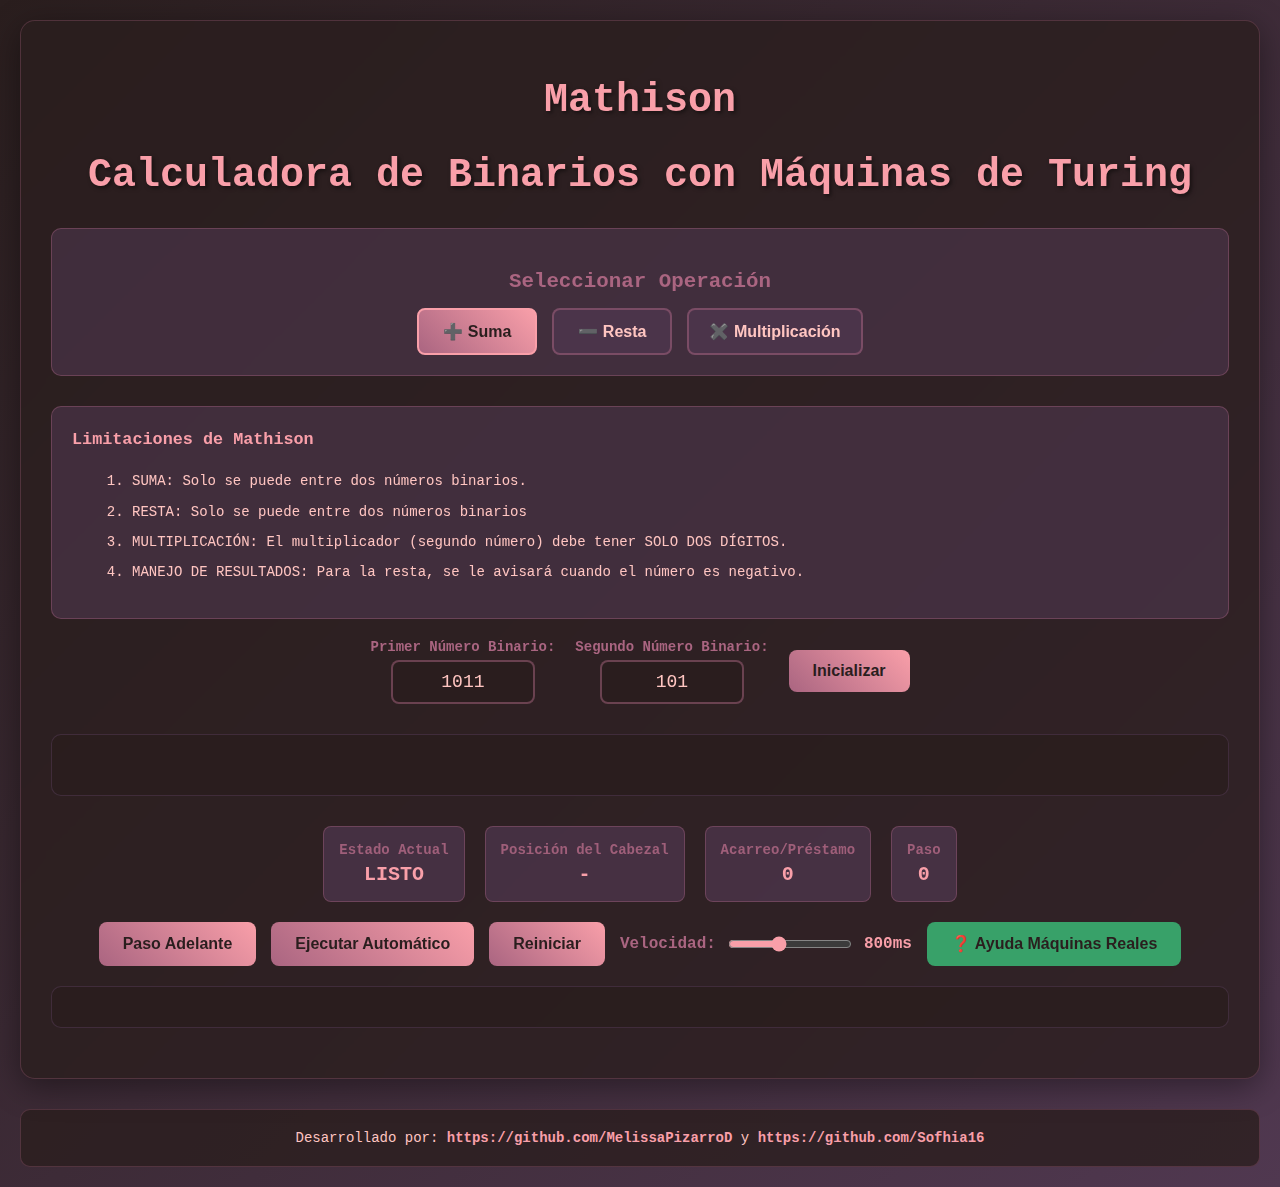
<file: index.html>
<!DOCTYPE html>
<html lang="es">
  <head>
    <meta charset="UTF-8" />
    <meta name="viewport" content="width=device-width, initial-scale=1.0" />
    <title>Mathison</title>

    <link rel="icon" type="image/x-icon" href="favicon.ico" />
    <link rel="icon" type="image/png" sizes="32x32" href="favicon-32x32.png" />
    <link rel="icon" type="image/png" sizes="16x16" href="favicon-16x16.png" />
    <link rel="apple-touch-icon" sizes="180x180" href="apple-touch-icon.png" />

    <link rel="stylesheet" href="styles/main.css" />
  </head>
  <body>
    <div class="container">
      <h1>Mathison</h1>
      <h1>Calculadora de Binarios con Máquinas de Turing</h1>

      <div class="operation-selector">
        <h3>Seleccionar Operación</h3>
        <div class="operation-buttons">
          <button class="operation-btn active" data-operation="sum">
            ➕ Suma
          </button>
          <button class="operation-btn" data-operation="subtract">
            ➖ Resta
          </button>
          <button class="operation-btn" data-operation="multiply">
            ✖️ Multiplicación
          </button>
        </div>
      </div>

      <div class="algorithm-description" id="algorithmDescription">
        <h3>Limitaciones de Mathison</h3>
        <ol id="algorithmSteps">
          <li>SUMA: Solo se puede entre dos números binarios.</li>
          <li>RESTA: Solo se puede entre dos números binarios</li>
          <li>
            MULTIPLICACIÓN: El multiplicador (segundo número) debe tener SOLO
            DOS DÍGITOS.
          </li>
          <li>
            MANEJO DE RESULTADOS: Para la resta, se le avisará cuando el número
            es negativo.
          </li>
        </ol>
      </div>

      <div class="input-section">
        <div class="input-group">
          <label>Primer Número Binario:</label>
          <input type="text" id="num1" placeholder="1011" value="1011" />
        </div>
        <div class="input-group">
          <label>Segundo Número Binario:</label>
          <input type="text" id="num2" placeholder="101" value="101" />
        </div>
        <button onclick="initializeMachine()">Inicializar</button>
      </div>

      <div class="tape-container">
        <div class="tape" id="tape"></div>
      </div>

      <div class="alert-container" id="alertContainer" style="display: none">
        <div class="alert" id="alertMessage"></div>
      </div>

      <div class="status">
        <div class="status-item">
          <div class="status-label">Estado Actual</div>
          <div class="status-value" id="state">LISTO</div>
        </div>
        <div class="status-item">
          <div class="status-label">Posición del Cabezal</div>
          <div class="status-value" id="position">-</div>
        </div>
        <div class="status-item">
          <div class="status-label">Acarreo/Préstamo</div>
          <div class="status-value" id="carry">0</div>
        </div>
        <div class="status-item">
          <div class="status-label">Paso</div>
          <div class="status-value" id="stepCount">0</div>
        </div>
      </div>

      <div class="controls">
        <button onclick="stepForward()" id="stepBtn">Paso Adelante</button>
        <button onclick="runAutomatic()" id="runBtn">
          Ejecutar Automático
        </button>
        <button onclick="resetMachine()" id="resetBtn">Reiniciar</button>
        <div class="speed-control">
          <label>Velocidad:</label>
          <input type="range" id="speed" min="100" max="2000" value="800" />
          <span id="speedValue">800ms</span>
        </div>
      </div>

      <div class="step-display" id="stepDisplay"></div>
    </div>

    <footer class="footer">
      <p>
        Desarrollado por:
        <a href="https://github.com/MelissaPizarroD" target="_blank"
          >https://github.com/MelissaPizarroD</a
        >
        y
        <a href="https://github.com/Sofhia16" target="_blank"
          >https://github.com/Sofhia16</a
        >
      </p>
    </footer>

    <!-- Scripts -->
    <script src="js/base-machine.js"></script>
    <script src="js/operations/sum.js"></script>
    <script src="js/operations/subtract.js"></script>
    <script src="js/operations/multiply.js"></script>
    <script src="js/operations/invert.js"></script>
    <script src="js/main.js"></script>
  </body>
</html>
</file>
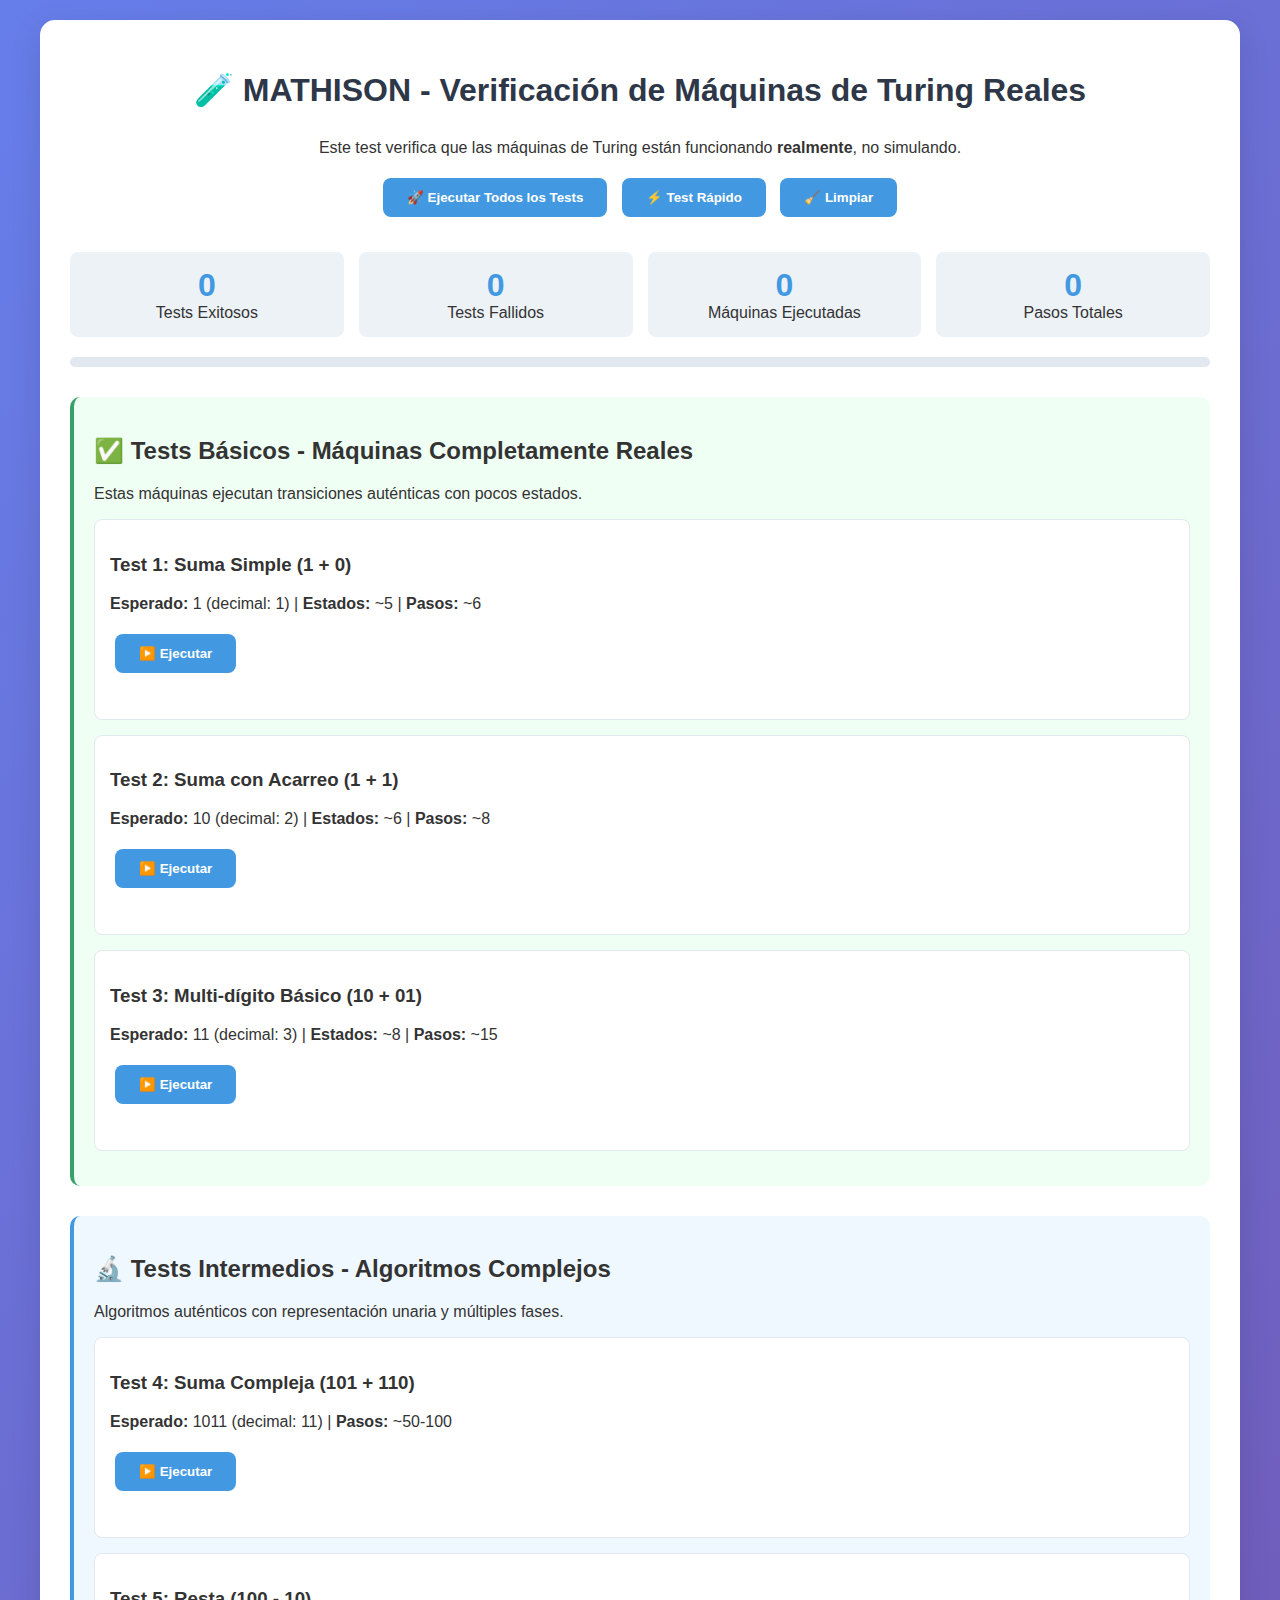
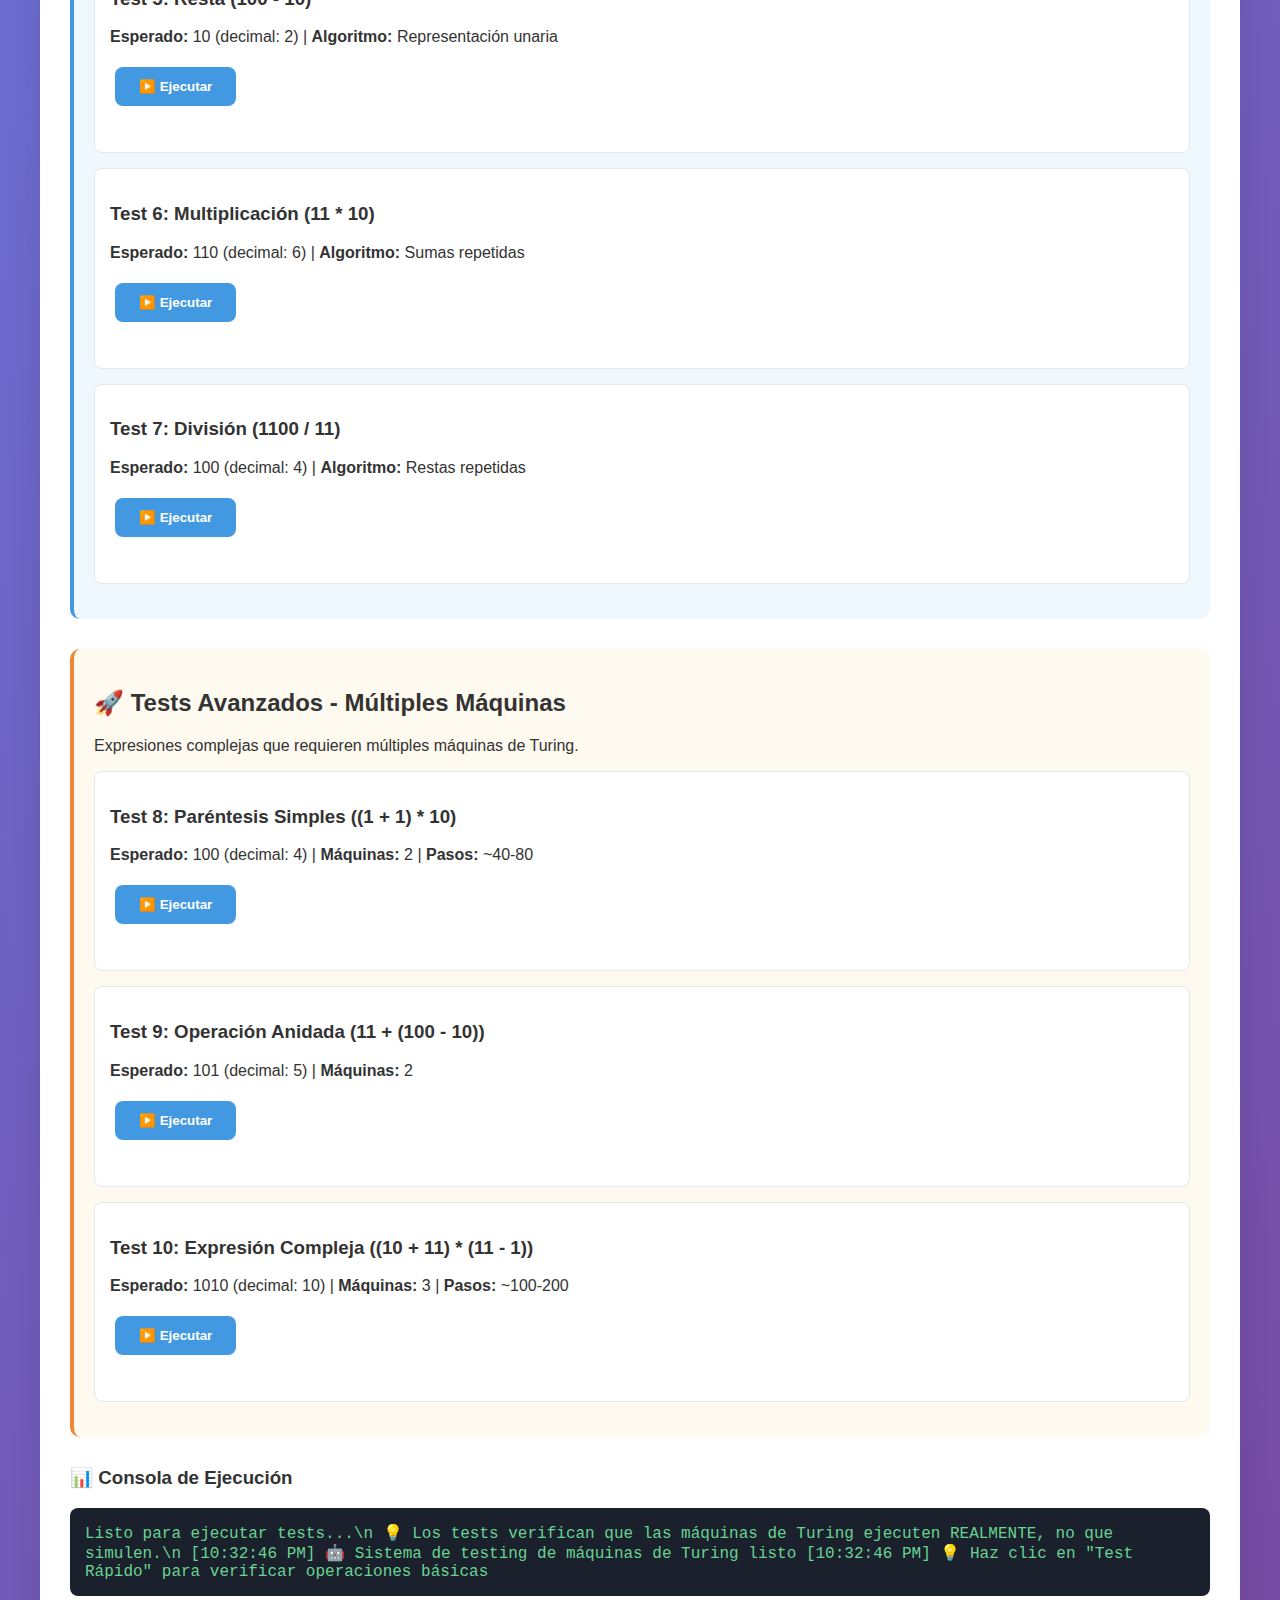
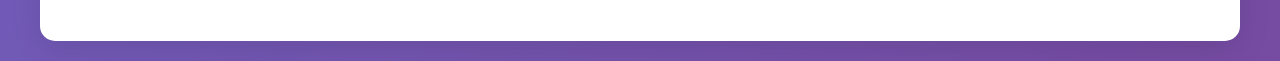
<file: test-demo.html>
<!DOCTYPE html>
<html lang="es">
<head>
    <meta charset="UTF-8">
    <meta name="viewport" content="width=device-width, initial-scale=1.0">
    <title>🧪 MATHISON - Test de Máquinas de Turing Reales</title>
    <style>
        body {
            font-family: 'Segoe UI', sans-serif;
            max-width: 1200px;
            margin: 0 auto;
            padding: 20px;
            background: linear-gradient(135deg, #667eea 0%, #764ba2 100%);
            color: #333;
        }
        
        .container {
            background: white;
            border-radius: 15px;
            padding: 30px;
            box-shadow: 0 8px 32px rgba(0,0,0,0.1);
        }
        
        h1 {
            text-align: center;
            color: #2d3748;
            margin-bottom: 30px;
        }
        
        .test-section {
            margin: 30px 0;
            padding: 20px;
            border-radius: 10px;
            border-left: 4px solid;
        }
        
        .test-basic { border-left-color: #38a169; background: #f0fff4; }
        .test-intermediate { border-left-color: #4299e1; background: #f0f8ff; }
        .test-advanced { border-left-color: #ed8936; background: #fffaf0; }
        
        .test-case {
            margin: 15px 0;
            padding: 15px;
            background: white;
            border-radius: 8px;
            border: 1px solid #e2e8f0;
        }
        
        .test-result {
            margin-top: 10px;
            padding: 8px 12px;
            border-radius: 6px;
            font-weight: bold;
        }
        
        .success { background: #c6f6d5; color: #22543d; }
        .error { background: #fed7d7; color: #742a2a; }
        .running { background: #bee3f8; color: #2a4365; }
        
        button {
            background: #4299e1;
            color: white;
            border: none;
            padding: 12px 24px;
            border-radius: 8px;
            cursor: pointer;
            font-weight: bold;
            margin: 5px;
        }
        
        button:hover { background: #3182ce; }
        button:disabled { background: #a0aec0; cursor: not-allowed; }
        
        .console-output {
            background: #1a202c;
            color: #68d391;
            padding: 15px;
            border-radius: 8px;
            font-family: 'Courier New', monospace;
            margin: 15px 0;
            max-height: 200px;
            overflow-y: auto;
        }
        
        .stats {
            display: grid;
            grid-template-columns: repeat(auto-fit, minmax(200px, 1fr));
            gap: 15px;
            margin: 20px 0;
        }
        
        .stat-card {
            background: #edf2f7;
            padding: 15px;
            border-radius: 8px;
            text-align: center;
        }
        
        .stat-number {
            font-size: 2rem;
            font-weight: bold;
            color: #4299e1;
        }
        
        .progress-bar {
            width: 100%;
            height: 10px;
            background: #e2e8f0;
            border-radius: 5px;
            overflow: hidden;
            margin: 10px 0;
        }
        
        .progress-fill {
            height: 100%;
            background: #38a169;
            transition: width 0.3s ease;
        }
    </style>
</head>
<body>
    <div class="container">
        <h1>🧪 MATHISON - Verificación de Máquinas de Turing Reales</h1>
        
        <div style="text-align: center; margin-bottom: 30px;">
            <p>Este test verifica que las máquinas de Turing están funcionando <strong>realmente</strong>, no simulando.</p>
            <button onclick="runAllTests()" id="run-all-btn">🚀 Ejecutar Todos los Tests</button>
            <button onclick="runQuickTest()" id="quick-test-btn">⚡ Test Rápido</button>
            <button onclick="clearResults()" id="clear-btn">🧹 Limpiar</button>
        </div>
        
        <!-- Estadísticas -->
        <div class="stats">
            <div class="stat-card">
                <div class="stat-number" id="tests-passed">0</div>
                <div>Tests Exitosos</div>
            </div>
            <div class="stat-card">
                <div class="stat-number" id="tests-failed">0</div>
                <div>Tests Fallidos</div>
            </div>
            <div class="stat-card">
                <div class="stat-number" id="total-machines">0</div>
                <div>Máquinas Ejecutadas</div>
            </div>
            <div class="stat-card">
                <div class="stat-number" id="total-steps">0</div>
                <div>Pasos Totales</div>
            </div>
        </div>
        
        <!-- Barra de progreso -->
        <div class="progress-bar">
            <div class="progress-fill" id="progress-fill" style="width: 0%;"></div>
        </div>
        
        <!-- Tests Básicos -->
        <div class="test-section test-basic">
            <h2>✅ Tests Básicos - Máquinas Completamente Reales</h2>
            <p>Estas máquinas ejecutan transiciones auténticas con pocos estados.</p>
            
            <div class="test-case" id="test-1-plus-0">
                <h3>Test 1: Suma Simple (1 + 0)</h3>
                <p><strong>Esperado:</strong> 1 (decimal: 1) | <strong>Estados:</strong> ~5 | <strong>Pasos:</strong> ~6</p>
                <button onclick="runSingleTest('1 + 0', 'test-1-plus-0')">▶️ Ejecutar</button>
                <div class="test-result" id="result-test-1-plus-0"></div>
            </div>
            
            <div class="test-case" id="test-1-plus-1">
                <h3>Test 2: Suma con Acarreo (1 + 1)</h3>
                <p><strong>Esperado:</strong> 10 (decimal: 2) | <strong>Estados:</strong> ~6 | <strong>Pasos:</strong> ~8</p>
                <button onclick="runSingleTest('1 + 1', 'test-1-plus-1')">▶️ Ejecutar</button>
                <div class="test-result" id="result-test-1-plus-1"></div>
            </div>
            
            <div class="test-case" id="test-10-plus-01">
                <h3>Test 3: Multi-dígito Básico (10 + 01)</h3>
                <p><strong>Esperado:</strong> 11 (decimal: 3) | <strong>Estados:</strong> ~8 | <strong>Pasos:</strong> ~15</p>
                <button onclick="runSingleTest('10 + 01', 'test-10-plus-01')">▶️ Ejecutar</button>
                <div class="test-result" id="result-test-10-plus-01"></div>
            </div>
        </div>
        
        <!-- Tests Intermedios -->
        <div class="test-section test-intermediate">
            <h2>🔬 Tests Intermedios - Algoritmos Complejos</h2>
            <p>Algoritmos auténticos con representación unaria y múltiples fases.</p>
            
            <div class="test-case" id="test-101-plus-110">
                <h3>Test 4: Suma Compleja (101 + 110)</h3>
                <p><strong>Esperado:</strong> 1011 (decimal: 11) | <strong>Pasos:</strong> ~50-100</p>
                <button onclick="runSingleTest('101 + 110', 'test-101-plus-110')">▶️ Ejecutar</button>
                <div class="test-result" id="result-test-101-plus-110"></div>
            </div>
            
            <div class="test-case" id="test-subtract">
                <h3>Test 5: Resta (100 - 10)</h3>
                <p><strong>Esperado:</strong> 10 (decimal: 2) | <strong>Algoritmo:</strong> Representación unaria</p>
                <button onclick="runSingleTest('100 - 10', 'test-subtract')">▶️ Ejecutar</button>
                <div class="test-result" id="result-test-subtract"></div>
            </div>
            
            <div class="test-case" id="test-multiply">
                <h3>Test 6: Multiplicación (11 * 10)</h3>
                <p><strong>Esperado:</strong> 110 (decimal: 6) | <strong>Algoritmo:</strong> Sumas repetidas</p>
                <button onclick="runSingleTest('11 * 10', 'test-multiply')">▶️ Ejecutar</button>
                <div class="test-result" id="result-test-multiply"></div>
            </div>
            
            <div class="test-case" id="test-divide">
                <h3>Test 7: División (1100 / 11)</h3>
                <p><strong>Esperado:</strong> 100 (decimal: 4) | <strong>Algoritmo:</strong> Restas repetidas</p>
                <button onclick="runSingleTest('1100 / 11', 'test-divide')">▶️ Ejecutar</button>
                <div class="test-result" id="result-test-divide"></div>
            </div>
        </div>
        
        <!-- Tests Avanzados -->
        <div class="test-section test-advanced">
            <h2>🚀 Tests Avanzados - Múltiples Máquinas</h2>
            <p>Expresiones complejas que requieren múltiples máquinas de Turing.</p>
            
            <div class="test-case" id="test-parentheses">
                <h3>Test 8: Paréntesis Simples ((1 + 1) * 10)</h3>
                <p><strong>Esperado:</strong> 100 (decimal: 4) | <strong>Máquinas:</strong> 2 | <strong>Pasos:</strong> ~40-80</p>
                <button onclick="runSingleTest('(1 + 1) * 10', 'test-parentheses')">▶️ Ejecutar</button>
                <div class="test-result" id="result-test-parentheses"></div>
            </div>
            
            <div class="test-case" id="test-nested">
                <h3>Test 9: Operación Anidada (11 + (100 - 10))</h3>
                <p><strong>Esperado:</strong> 101 (decimal: 5) | <strong>Máquinas:</strong> 2</p>
                <button onclick="runSingleTest('11 + (100 - 10)', 'test-nested')">▶️ Ejecutar</button>
                <div class="test-result" id="result-test-nested"></div>
            </div>
            
            <div class="test-case" id="test-complex">
                <h3>Test 10: Expresión Compleja ((10 + 11) * (11 - 1))</h3>
                <p><strong>Esperado:</strong> 1010 (decimal: 10) | <strong>Máquinas:</strong> 3 | <strong>Pasos:</strong> ~100-200</p>
                <button onclick="runSingleTest('(10 + 11) * (11 - 1)', 'test-complex')">▶️ Ejecutar</button>
                <div class="test-result" id="result-test-complex"></div>
            </div>
        </div>
        
        <!-- Consola de salida -->
        <div style="margin-top: 30px;">
            <h3>📊 Consola de Ejecución</h3>
            <div class="console-output" id="console-output">
                Listo para ejecutar tests...\n
                💡 Los tests verifican que las máquinas de Turing ejecuten REALMENTE, no que simulen.\n
            </div>
        </div>
        
        <!-- Resumen final -->
        <div id="final-summary" style="margin-top: 30px; padding: 20px; background: #edf2f7; border-radius: 10px; display: none;">
            <h3>📈 Resumen de Resultados</h3>
            <div id="summary-content"></div>
        </div>
    </div>

    <!-- Scripts necesarios -->
    <script src="js/turing-machine.js"></script>
    <script src="js/binary-operations.js"></script>
    <script src="js/expression-parser.js"></script>
    
    <script>
        // Variables globales para estadísticas
        let testStats = {
            passed: 0,
            failed: 0,
            totalMachines: 0,
            totalSteps: 0,
            currentTest: 0,
            totalTests: 10
        };
        
        let testResults = [];
        
        function log(message) {
            const console = document.getElementById('console-output');
            const timestamp = new Date().toLocaleTimeString();
            console.innerHTML += `[${timestamp}] ${message}\n`;
            console.scrollTop = console.scrollHeight;
        }
        
        function updateStats() {
            document.getElementById('tests-passed').textContent = testStats.passed;
            document.getElementById('tests-failed').textContent = testStats.failed;
            document.getElementById('total-machines').textContent = testStats.totalMachines;
            document.getElementById('total-steps').textContent = testStats.totalSteps;
            
            const progress = (testStats.currentTest / testStats.totalTests) * 100;
            document.getElementById('progress-fill').style.width = `${progress}%`;
        }
        
        async function runSingleTest(expression, testId) {
            const resultElement = document.getElementById(`result-${testId}`);
            resultElement.className = 'test-result running';
            resultElement.textContent = '🔄 Ejecutando máquina de Turing...';
            
            log(`🧪 Iniciando test: ${expression}`);
            
            try {
                // Evaluar usando máquinas de Turing reales
                const evaluation = ExpressionParser.validateExpression(expression);
                
                if (!evaluation.success) {
                    throw new Error(evaluation.error);
                }
                
                // Verificar que se ejecutaron máquinas reales
                const machines = evaluation.machines || [];
                const totalSteps = machines.reduce((sum, m) => sum + (m.machine.history.length || 0), 0);
                
                // Validaciones específicas para máquinas reales
                let realMachineCount = 0;
                let authenticSteps = 0;
                
                for (const machineInfo of machines) {
                    const machine = machineInfo.machine;
                    
                    // Verificar que es una máquina real
                    if (machine.states && machine.transitions && machine.history) {
                        realMachineCount++;
                        authenticSteps += machine.history.length;
                        
                        // Verificar transiciones auténticas
                        const hasRealTransitions = machine.transitions.size > 0;
                        const hasValidStates = machine.states.size > 1;
                        const hasHistory = machine.history.length > 0;
                        
                        if (!hasRealTransitions || !hasValidStates || !hasHistory) {
                            log(`⚠️ Máquina ${machineInfo.operation} no parece ser auténtica`);
                        } else {
                            log(`✅ Máquina ${machineInfo.operation}: ${machine.states.size} estados, ${machine.transitions.size} transiciones, ${machine.history.length} pasos`);
                        }
                    }
                }
                
                // Verificar resultado correcto
                const expectedResults = {
                    '1 + 0': { binary: '1', decimal: '1' },
                    '1 + 1': { binary: '10', decimal: '2' },
                    '10 + 01': { binary: '11', decimal: '3' },
                    '101 + 110': { binary: '1011', decimal: '11' },
                    '100 - 10': { binary: '10', decimal: '2' },
                    '11 * 10': { binary: '110', decimal: '6' },
                    '1100 / 11': { binary: '100', decimal: '4' },
                    '(1 + 1) * 10': { binary: '100', decimal: '4' },
                    '11 + (100 - 10)': { binary: '101', decimal: '5' },
                    '(10 + 11) * (11 - 1)': { binary: '1010', decimal: '10' }
                };
                
                const expected = expectedResults[expression];
                const actual = evaluation.result;
                
                const isCorrect = expected && 
                    actual.binary === expected.binary && 
                    actual.decimal === expected.decimal;
                
                if (isCorrect && realMachineCount > 0 && authenticSteps > 0) {
                    // TEST EXITOSO
                    resultElement.className = 'test-result success';
                    resultElement.innerHTML = `
                        ✅ <strong>ÉXITO</strong><br>
                        Resultado: ${actual.binary} (${actual.decimal})<br>
                        Máquinas reales: ${realMachineCount}<br>
                        Pasos auténticos: ${authenticSteps}
                    `;
                    
                    testStats.passed++;
                    testStats.totalMachines += realMachineCount;
                    testStats.totalSteps += authenticSteps;
                    
                    log(`🎉 Test exitoso: ${expression} = ${actual.binary}`);
                    
                    testResults.push({
                        expression,
                        status: 'success',
                        machines: realMachineCount,
                        steps: authenticSteps,
                        result: actual
                    });
                    
                } else {
                    // TEST FALLIDO
                    resultElement.className = 'test-result error';
                    resultElement.innerHTML = `
                        ❌ <strong>FALLO</strong><br>
                        ${!isCorrect ? `Resultado incorrecto: ${actual.binary} ≠ ${expected?.binary}` : ''}<br>
                        ${realMachineCount === 0 ? 'No se ejecutaron máquinas reales' : ''}<br>
                        ${authenticSteps === 0 ? 'No se registraron pasos auténticos' : ''}
                    `;
                    
                    testStats.failed++;
                    log(`❌ Test fallido: ${expression}`);
                    
                    testResults.push({
                        expression,
                        status: 'failed',
                        machines: realMachineCount,
                        steps: authenticSteps,
                        error: 'Validación fallida'
                    });
                }
                
            } catch (error) {
                // ERROR EN EJECUCIÓN
                resultElement.className = 'test-result error';
                resultElement.innerHTML = `❌ <strong>ERROR:</strong> ${error.message}`;
                
                testStats.failed++;
                log(`💥 Error en test ${expression}: ${error.message}`);
                
                testResults.push({
                    expression,
                    status: 'error',
                    error: error.message
                });
            }
            
            testStats.currentTest++;
            updateStats();
        }
        
        async function runAllTests() {
            const tests = [
                '1 + 0',
                '1 + 1', 
                '10 + 01',
                '101 + 110',
                '100 - 10',
                '11 * 10',
                '1100 / 11',
                '(1 + 1) * 10',
                '11 + (100 - 10)',
                '(10 + 11) * (11 - 1)'
            ];
            
            const testIds = [
                'test-1-plus-0',
                'test-1-plus-1',
                'test-10-plus-01', 
                'test-101-plus-110',
                'test-subtract',
                'test-multiply',
                'test-divide',
                'test-parentheses',
                'test-nested',
                'test-complex'
            ];
            
            // Resetear estadísticas
            testStats = {
                passed: 0,
                failed: 0,
                totalMachines: 0,
                totalSteps: 0,
                currentTest: 0,
                totalTests: tests.length
            };
            
            testResults = [];
            
            log('🚀 Iniciando batería completa de tests...');
            document.getElementById('run-all-btn').disabled = true;
            
            for (let i = 0; i < tests.length; i++) {
                await runSingleTest(tests[i], testIds[i]);
                // Pequeña pausa para visualización
                await new Promise(resolve => setTimeout(resolve, 500));
            }
            
            document.getElementById('run-all-btn').disabled = false;
            showFinalSummary();
            
            log(`\n🏁 Batería de tests completada:`);
            log(`   ✅ Exitosos: ${testStats.passed}/${testStats.totalTests}`);
            log(`   ❌ Fallidos: ${testStats.failed}/${testStats.totalTests}`);
            log(`   🤖 Máquinas ejecutadas: ${testStats.totalMachines}`);
            log(`   👣 Pasos totales: ${testStats.totalSteps}`);
        }
        
        async function runQuickTest() {
            log('⚡ Ejecutando test rápido (solo operaciones básicas)...');
            
            const quickTests = ['1 + 0', '1 + 1', '10 + 01'];
            const quickIds = ['test-1-plus-0', 'test-1-plus-1', 'test-10-plus-01'];
            
            document.getElementById('quick-test-btn').disabled = true;
            
            for (let i = 0; i < quickTests.length; i++) {
                await runSingleTest(quickTests[i], quickIds[i]);
                await new Promise(resolve => setTimeout(resolve, 300));
            }
            
            document.getElementById('quick-test-btn').disabled = false;
            log('⚡ Test rápido completado');
        }
        
        function clearResults() {
            // Limpiar resultados
            const resultElements = document.querySelectorAll('.test-result');
            resultElements.forEach(el => {
                el.className = 'test-result';
                el.textContent = '';
            });
            
            // Resetear estadísticas
            testStats = {
                passed: 0,
                failed: 0,
                totalMachines: 0,
                totalSteps: 0,
                currentTest: 0,
                totalTests: 10
            };
            
            testResults = [];
            updateStats();
            
            // Limpiar consola
            document.getElementById('console-output').innerHTML = 'Consola limpiada. Listo para nuevos tests...\n';
            
            // Ocultar resumen
            document.getElementById('final-summary').style.display = 'none';
            
            log('🧹 Resultados limpiados');
        }
        
        function showFinalSummary() {
            const summaryDiv = document.getElementById('final-summary');
            const contentDiv = document.getElementById('summary-content');
            
            const successRate = (testStats.passed / testStats.totalTests * 100).toFixed(1);
            const avgStepsPerMachine = testStats.totalMachines > 0 ? 
                (testStats.totalSteps / testStats.totalMachines).toFixed(1) : 0;
            
            let summaryHTML = `
                <div style="display: grid; grid-template-columns: repeat(auto-fit, minmax(200px, 1fr)); gap: 15px; margin-bottom: 20px;">
                    <div style="text-align: center;">
                        <div style="font-size: 2rem; color: ${successRate >= 80 ? '#38a169' : '#f56565'};">${successRate}%</div>
                        <div>Tasa de Éxito</div>
                    </div>
                    <div style="text-align: center;">
                        <div style="font-size: 2rem; color: #4299e1;">${testStats.totalMachines}</div>
                        <div>Máquinas Reales</div>
                    </div>
                    <div style="text-align: center;">
                        <div style="font-size: 2rem; color: #805ad5;">${avgStepsPerMachine}</div>
                        <div>Pasos Promedio</div>
                    </div>
                </div>
                
                <h4>📋 Detalle de Resultados:</h4>
                <div style="max-height: 200px; overflow-y: auto;">
            `;
            
            testResults.forEach(result => {
                const statusIcon = result.status === 'success' ? '✅' : '❌';
                const statusColor = result.status === 'success' ? '#38a169' : '#f56565';
                
                summaryHTML += `
                    <div style="margin: 8px 0; padding: 8px; background: white; border-radius: 6px; border-left: 3px solid ${statusColor};">
                        ${statusIcon} <strong>${result.expression}</strong>
                        ${result.status === 'success' ? 
                            ` → ${result.result.binary} (${result.machines} máquinas, ${result.steps} pasos)` :
                            ` → Error: ${result.error || 'Fallo en validación'}`
                        }
                    </div>
                `;
            });
            
            summaryHTML += '</div>';
            
            if (successRate >= 80) {
                summaryHTML += `
                    <div style="margin-top: 15px; padding: 15px; background: #c6f6d5; border-radius: 8px; text-align: center;">
                        🎉 <strong>¡Excelente!</strong> Las máquinas de Turing están funcionando correctamente.
                        Esto confirma que tienes implementaciones REALES, no simulaciones.
                    </div>
                `;
            } else {
                summaryHTML += `
                    <div style="margin-top: 15px; padding: 15px; background: #fed7d7; border-radius: 8px; text-align: center;">
                        ⚠️ <strong>Atención:</strong> Algunas máquinas no están funcionando correctamente.
                        Revisa la implementación en binary-operations.js y turing-machine.js.
                    </div>
                `;
            }
            
            contentDiv.innerHTML = summaryHTML;
            summaryDiv.style.display = 'block';
        }
        
        // Inicializar
        updateStats();
        log('🤖 Sistema de testing de máquinas de Turing listo');
        log('💡 Haz clic en "Test Rápido" para verificar operaciones básicas');
    </script>
</body>
</html>
</file>
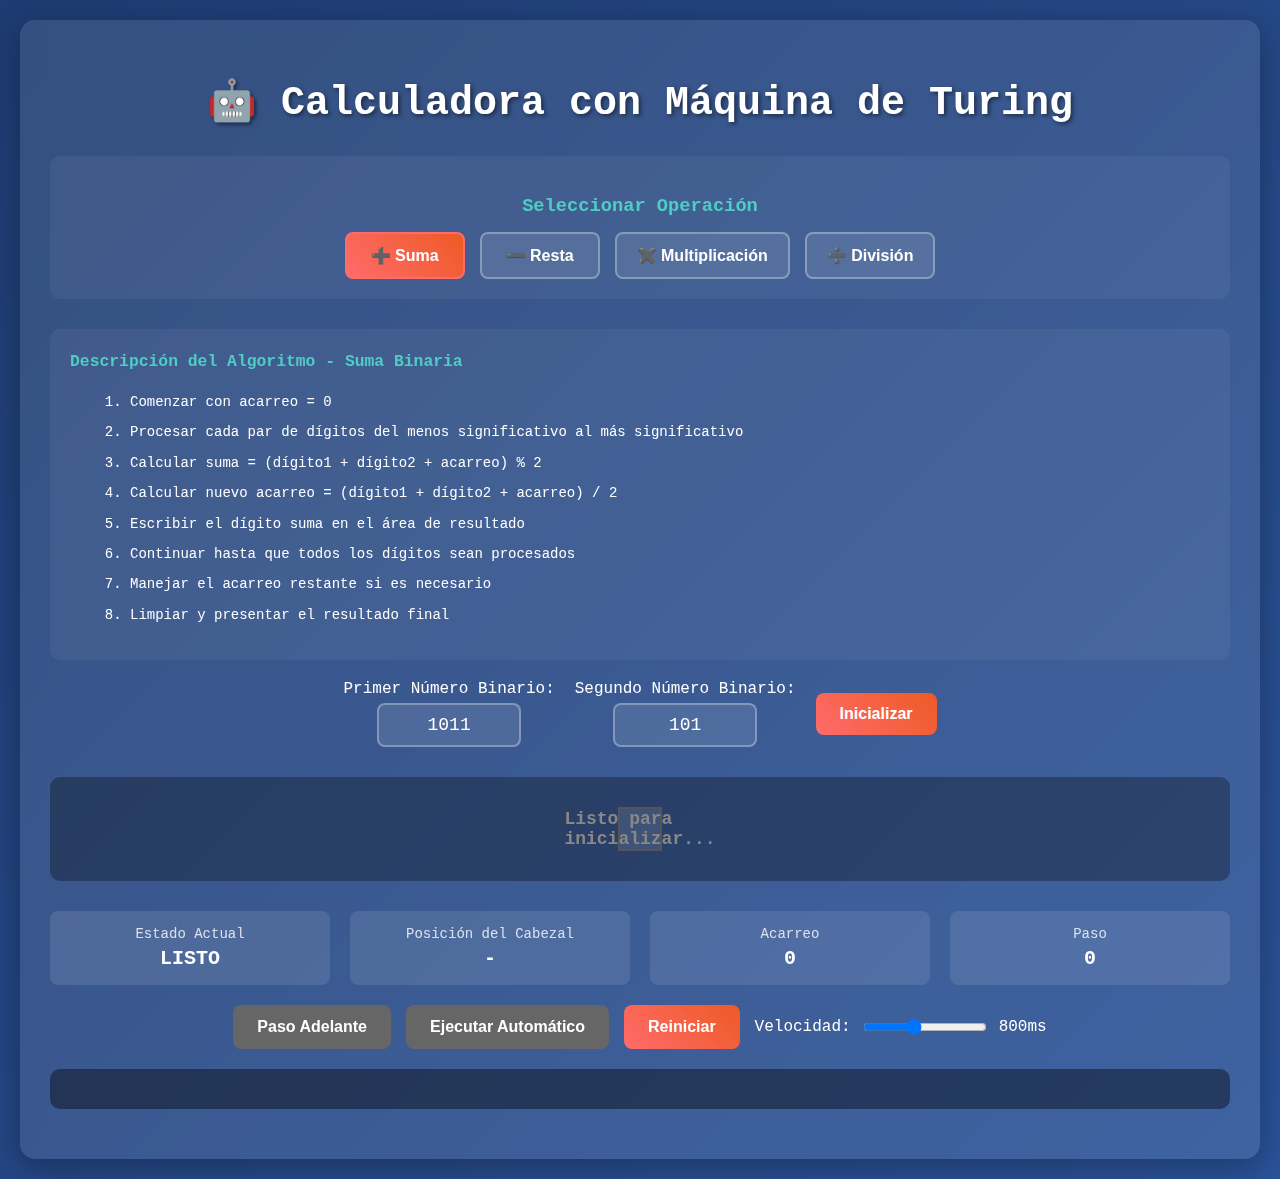
<file: prueba/index_1.html>
<!DOCTYPE html>
<html lang="es">
<head>
    <meta charset="UTF-8">
    <meta name="viewport" content="width=device-width, initial-scale=1.0">
    <title>Calculadora Máquina de Turing</title>
    <link rel="stylesheet" href="styles/main.css">
</head>
<body>
    <div class="container">
        <h1>🤖 Calculadora con Máquina de Turing</h1>
        
        <div class="operation-selector">
            <h3>Seleccionar Operación</h3>
            <div class="operation-buttons">
                <button class="operation-btn active" data-operation="sum">➕ Suma</button>
                <button class="operation-btn" data-operation="subtract">➖ Resta</button>
                <button class="operation-btn" data-operation="multiply">✖️ Multiplicación</button>
                <button class="operation-btn" data-operation="divide">➗ División</button>
            </div>
        </div>

        <div class="algorithm-description" id="algorithmDescription">
            <h3>Descripción del Algoritmo - Suma Binaria</h3>
            <ol id="algorithmSteps">
                <li>Comenzar con acarreo = 0</li>
                <li>Procesar cada par de dígitos del menos significativo al más significativo</li>
                <li>Calcular suma = (dígito1 + dígito2 + acarreo) % 2</li>
                <li>Calcular nuevo acarreo = (dígito1 + dígito2 + acarreo) / 2</li>
                <li>Escribir el dígito suma en el área de resultado</li>
                <li>Continuar hasta que todos los dígitos sean procesados</li>
                <li>Manejar el acarreo restante si es necesario</li>
                <li>Limpiar y presentar el resultado final</li>
            </ol>
        </div>

        <div class="input-section">
            <div class="input-group">
                <label>Primer Número Binario:</label>
                <input type="text" id="num1" placeholder="1011" value="1011">
            </div>
            <div class="input-group">
                <label>Segundo Número Binario:</label>
                <input type="text" id="num2" placeholder="101" value="101">
            </div>
            <button onclick="initializeMachine()">Inicializar</button>
        </div>

        <div class="tape-container">
            <div class="tape" id="tape"></div>
        </div>

        <div class="status">
            <div class="status-item">
                <div class="status-label">Estado Actual</div>
                <div class="status-value" id="state">LISTO</div>
            </div>
            <div class="status-item">
                <div class="status-label">Posición del Cabezal</div>
                <div class="status-value" id="position">-</div>
            </div>
            <div class="status-item">
                <div class="status-label">Acarreo</div>
                <div class="status-value" id="carry">0</div>
            </div>
            <div class="status-item">
                <div class="status-label">Paso</div>
                <div class="status-value" id="stepCount">0</div>
            </div>
        </div>

        <div class="controls">
            <button onclick="stepForward()" id="stepBtn">Paso Adelante</button>
            <button onclick="runAutomatic()" id="runBtn">Ejecutar Automático</button>
            <button onclick="resetMachine()" id="resetBtn">Reiniciar</button>
            <div class="speed-control">
                <label>Velocidad:</label>
                <input type="range" id="speed" min="100" max="2000" value="800">
                <span id="speedValue">800ms</span>
            </div>
        </div>

        <div class="step-display" id="stepDisplay"></div>
    </div>

    <!-- Scripts -->
    <script src="js/base-machine.js"></script>
    <script src="js/operations/sum.js"></script>
    <script src="js/operations/subtract.js"></script>
    <script src="js/operations/multiply.js"></script>
    <script src="js/operations/divide.js"></script>
    <script src="js/main.js"></script>
</body>
</html>
</file>
<file: styles/main.css>
/* styles/main.css */
body {
    font-family: 'Courier New', monospace;
    margin: 0;
    padding: 20px;
    background: linear-gradient(135deg, #2a1e1e, #503850);
    color: #ffc5c1;
    min-height: 100vh;
}

.container {
    max-width: 1200px;
    margin: 0 auto;
    background: rgba(42, 30, 30, 0.8);
    backdrop-filter: blur(10px);
    border-radius: 15px;
    padding: 30px;
    box-shadow: 0 8px 32px rgba(0, 0, 0, 0.4);
    border: 1px solid rgba(170, 101, 129, 0.3);
}

h1 {
    text-align: center;
    margin-bottom: 30px;
    font-size: 2.5em;
    text-shadow: 2px 2px 4px rgba(0, 0, 0, 0.5);
    color: #f99fa9;
}

.operation-selector {
    text-align: center;
    margin-bottom: 30px;
    padding: 20px;
    background: rgba(80, 56, 80, 0.6);
    border-radius: 10px;
    border: 1px solid rgba(170, 101, 129, 0.4);
}

.operation-selector h3 {
    margin-bottom: 15px;
    color: #aa6581;
    font-size: 1.3em;
}

.operation-buttons {
    display: flex;
    gap: 15px;
    justify-content: center;
    flex-wrap: wrap;
}

.operation-btn {
    padding: 12px 20px;
    font-size: 16px;
    background: rgba(80, 56, 80, 0.7);
    color: #ffc5c1;
    border: 2px solid rgba(170, 101, 129, 0.5);
    border-radius: 8px;
    cursor: pointer;
    transition: all 0.3s ease;
    font-weight: bold;
    min-width: 120px;
}

.operation-btn:hover {
    transform: translateY(-2px);
    box-shadow: 0 4px 12px rgba(170, 101, 129, 0.4);
    background: rgba(170, 101, 129, 0.6);
    border-color: #aa6581;
}

.operation-btn.active {
    background: linear-gradient(45deg, #aa6581, #f99fa9);
    border-color: #f99fa9;
    color: #2a1e1e;
    font-weight: bold;
}

.input-section {
    display: flex;
    gap: 20px;
    margin-bottom: 30px;
    align-items: center;
    justify-content: center;
    flex-wrap: wrap;
}

.input-group {
    display: flex;
    flex-direction: column;
    align-items: center;
    gap: 5px;
}

.input-group label {
    color: #aa6581;
    font-weight: bold;
    font-size: 14px;
}

input {
    padding: 10px;
    font-size: 18px;
    font-family: 'Courier New', monospace;
    border: 2px solid rgba(170, 101, 129, 0.5);
    border-radius: 8px;
    background: rgba(42, 30, 30, 0.8);
    color: #ffc5c1;
    text-align: center;
    width: 120px;
}

input:focus {
    outline: none;
    border-color: #f99fa9;
    box-shadow: 0 0 10px rgba(249, 159, 169, 0.3);
}

input::placeholder {
    color: rgba(255, 197, 193, 0.5);
}

button {
    padding: 12px 24px;
    font-size: 16px;
    background: linear-gradient(45deg, #aa6581, #f99fa9);
    color: #2a1e1e;
    border: none;
    border-radius: 8px;
    cursor: pointer;
    transition: all 0.3s ease;
    font-weight: bold;
}

button:hover {
    transform: translateY(-2px);
    box-shadow: 0 4px 12px rgba(249, 159, 169, 0.4);
    background: linear-gradient(45deg, #f99fa9, #ffc5c1);
}

button:disabled {
    background: rgba(80, 56, 80, 0.5);
    color: rgba(255, 197, 193, 0.5);
    cursor: not-allowed;
    transform: none;
    box-shadow: none;
}

.tape-container {
    margin: 30px 0;
    background: rgba(42, 30, 30, 0.8);
    border-radius: 10px;
    padding: 20px;
    overflow-x: auto;
    border: 1px solid rgba(80, 56, 80, 0.6);
}

.alert-container {
    margin: 20px 0;
    padding: 0;
}

.alert {
    background: linear-gradient(45deg, #aa6581, #f99fa9);
    color: #2a1e1e;
    padding: 15px 20px;
    border-radius: 10px;
    border-left: 5px solid #f99fa9;
    font-weight: bold;
    box-shadow: 0 4px 12px rgba(249, 159, 169, 0.3);
    animation: slideDown 0.3s ease-out;
    font-size: 16px;
    text-align: center;
}

@keyframes slideDown {
    from {
        transform: translateY(-10px);
        opacity: 0;
    }
    to {
        transform: translateY(0);
        opacity: 1;
    }
}

.tape {
    display: flex;
    justify-content: center;
    gap: 2px;
    min-width: 100%;
    padding: 10px 0;
}

.cell {
    width: 40px;
    height: 40px;
    border: 2px solid #503850;
    display: flex;
    align-items: center;
    justify-content: center;
    font-size: 18px;
    font-weight: bold;
    background: rgba(80, 56, 80, 0.6);
    transition: all 0.3s ease;
    color: #ffc5c1;
}

.cell.head {
    border-color: #f99fa9;
    background: rgba(249, 159, 169, 0.4);
    transform: scale(1.1);
    box-shadow: 0 0 15px rgba(249, 159, 169, 0.6);
    color: #2a1e1e;
    font-weight: bold;
}

.cell.empty {
    color: #aa6581;
    background: rgba(42, 30, 30, 0.4);
}

/* Sección de status modificada para ajustarse al contenido */
.status {
    display: flex;
    gap: 20px;
    margin: 20px 0;
    justify-content: center;
    flex-wrap: wrap;
}

.status-item {
    background: rgba(80, 56, 80, 0.7);
    padding: 15px;
    border-radius: 8px;
    text-align: center;
    display: flex;
    flex-direction: column;
    align-items: center;
    min-width: fit-content;
    width: auto;
    flex: 0 1 auto;
    border: 1px solid rgba(170, 101, 129, 0.4);
}

.status-label {
    font-size: 14px;
    opacity: 0.9;
    margin-bottom: 5px;
    white-space: nowrap;
    text-align: center;
    min-width: fit-content;
    width: auto;
    color: #aa6581;
    font-weight: bold;
}

.status-value {
    font-size: 20px;
    font-weight: bold;
    white-space: nowrap;
    text-align: center;
    min-width: fit-content;
    width: auto;
    overflow: hidden;
    text-overflow: ellipsis;
    color: #f99fa9;
}

.controls {
    display: flex;
    gap: 15px;
    justify-content: center;
    margin: 20px 0;
    flex-wrap: wrap;
}

.speed-control {
    display: flex;
    align-items: center;
    gap: 10px;
    color: #aa6581;
    font-weight: bold;
}

.speed-control label {
    color: #aa6581;
}

.speed-control input[type="range"] {
    width: 100px;
    accent-color: #f99fa9;
}

.speed-control span {
    color: #f99fa9;
    font-weight: bold;
}

.step-display {
    background: rgba(42, 30, 30, 0.8);
    padding: 20px;
    border-radius: 10px;
    margin: 20px 0;
    font-size: 14px;
    line-height: 1.6;
    max-height: 300px;
    overflow-y: auto;
    border: 1px solid rgba(80, 56, 80, 0.6);
}

.step {
    margin: 5px 0;
    padding: 8px;
    border-left: 3px solid #aa6581;
    background: rgba(170, 101, 129, 0.2);
    border-radius: 0 5px 5px 0;
    color: #ffc5c1;
}

.current-step {
    border-left-color: #f99fa9;
    background: rgba(249, 159, 169, 0.3);
    color: #2a1e1e;
    font-weight: bold;
}

.algorithm-description {
    background: rgba(80, 56, 80, 0.6);
    padding: 20px;
    border-radius: 10px;
    margin: 20px 0;
    font-size: 14px;
    line-height: 1.6;
    border: 1px solid rgba(170, 101, 129, 0.4);
}

.algorithm-description h3 {
    margin-top: 0;
    color: #f99fa9;
    font-size: 1.2em;
}

.algorithm-description ol {
    margin-left: 20px;
}

.algorithm-description li {
    margin: 8px 0;
    color: #ffc5c1;
}

/* Scrollbar personalizado */
.step-display::-webkit-scrollbar {
    width: 8px;
}

.step-display::-webkit-scrollbar-track {
    background: rgba(42, 30, 30, 0.5);
    border-radius: 4px;
}

.step-display::-webkit-scrollbar-thumb {
    background: rgba(170, 101, 129, 0.7);
    border-radius: 4px;
}

.step-display::-webkit-scrollbar-thumb:hover {
    background: #aa6581;
}

/* Footer */
.footer {
    text-align: center;
    padding: 20px;
    margin-top: 30px;
    background: rgba(42, 30, 30, 0.8);
    border-radius: 10px;
    border: 1px solid rgba(170, 101, 129, 0.3);
    max-width: 1200px;
    margin-left: auto;
    margin-right: auto;
}

.footer p {
    margin: 0;
    color: #ffc5c1;
    font-size: 14px;
}

.footer a {
    color: #f99fa9;
    text-decoration: none;
    font-weight: bold;
    transition: color 0.3s ease;
}

.footer a:hover {
    color: #ffc5c1;
    text-decoration: underline;
}
</file>
<file: prueba/styles/main.css>
/* styles/main.css */
body {
    font-family: 'Courier New', monospace;
    margin: 0;
    padding: 20px;
    background: linear-gradient(135deg, #1e3c72, #2a5298);
    color: white;
    min-height: 100vh;
}

.container {
    max-width: 1200px;
    margin: 0 auto;
    background: rgba(255, 255, 255, 0.1);
    backdrop-filter: blur(10px);
    border-radius: 15px;
    padding: 30px;
    box-shadow: 0 8px 32px rgba(0, 0, 0, 0.3);
}

h1 {
    text-align: center;
    margin-bottom: 30px;
    font-size: 2.5em;
    text-shadow: 2px 2px 4px rgba(0, 0, 0, 0.5);
}

.operation-selector {
    text-align: center;
    margin-bottom: 30px;
    padding: 20px;
    background: rgba(255, 255, 255, 0.05);
    border-radius: 10px;
}

.operation-selector h3 {
    margin-bottom: 15px;
    color: #4ecdc4;
}

.operation-buttons {
    display: flex;
    gap: 15px;
    justify-content: center;
    flex-wrap: wrap;
}

.operation-btn {
    padding: 12px 20px;
    font-size: 16px;
    background: rgba(255, 255, 255, 0.1);
    color: white;
    border: 2px solid rgba(255, 255, 255, 0.3);
    border-radius: 8px;
    cursor: pointer;
    transition: all 0.3s ease;
    font-weight: bold;
    min-width: 120px;
}

.operation-btn:hover {
    transform: translateY(-2px);
    box-shadow: 0 4px 12px rgba(0, 0, 0, 0.3);
    background: rgba(255, 255, 255, 0.2);
}

.operation-btn.active {
    background: linear-gradient(45deg, #ff6b6b, #ee5a24);
    border-color: #ff6b6b;
}

.input-section {
    display: flex;
    gap: 20px;
    margin-bottom: 30px;
    align-items: center;
    justify-content: center;
    flex-wrap: wrap;
}

.input-group {
    display: flex;
    flex-direction: column;
    align-items: center;
    gap: 5px;
}

input {
    padding: 10px;
    font-size: 18px;
    font-family: 'Courier New', monospace;
    border: 2px solid rgba(255, 255, 255, 0.3);
    border-radius: 8px;
    background: rgba(255, 255, 255, 0.1);
    color: white;
    text-align: center;
    width: 120px;
}

input::placeholder {
    color: rgba(255, 255, 255, 0.6);
}

button {
    padding: 12px 24px;
    font-size: 16px;
    background: linear-gradient(45deg, #ff6b6b, #ee5a24);
    color: white;
    border: none;
    border-radius: 8px;
    cursor: pointer;
    transition: all 0.3s ease;
    font-weight: bold;
}

button:hover {
    transform: translateY(-2px);
    box-shadow: 0 4px 12px rgba(0, 0, 0, 0.3);
}

button:disabled {
    background: #666;
    cursor: not-allowed;
    transform: none;
}

.tape-container {
    margin: 30px 0;
    background: rgba(0, 0, 0, 0.3);
    border-radius: 10px;
    padding: 20px;
    overflow-x: auto;
}

.tape {
    display: flex;
    justify-content: center;
    gap: 2px;
    min-width: 100%;
    padding: 10px 0;
}

.cell {
    width: 40px;
    height: 40px;
    border: 2px solid #555;
    display: flex;
    align-items: center;
    justify-content: center;
    font-size: 18px;
    font-weight: bold;
    background: rgba(255, 255, 255, 0.1);
    transition: all 0.3s ease;
}

.cell.head {
    border-color: #ff6b6b;
    background: rgba(255, 107, 107, 0.3);
    transform: scale(1.1);
    box-shadow: 0 0 10px rgba(255, 107, 107, 0.5);
}

.cell.empty {
    color: #888;
}

.status {
    display: grid;
    grid-template-columns: repeat(auto-fit, minmax(200px, 1fr));
    gap: 20px;
    margin: 20px 0;
}

.status-item {
    background: rgba(255, 255, 255, 0.1);
    padding: 15px;
    border-radius: 8px;
    text-align: center;
}

.status-label {
    font-size: 14px;
    opacity: 0.8;
    margin-bottom: 5px;
}

.status-value {
    font-size: 20px;
    font-weight: bold;
}

.controls {
    display: flex;
    gap: 15px;
    justify-content: center;
    margin: 20px 0;
    flex-wrap: wrap;
}

.speed-control {
    display: flex;
    align-items: center;
    gap: 10px;
}

.speed-control input[type="range"] {
    width: 100px;
}

.step-display {
    background: rgba(0, 0, 0, 0.4);
    padding: 20px;
    border-radius: 10px;
    margin: 20px 0;
    font-size: 14px;
    line-height: 1.6;
    max-height: 300px;
    overflow-y: auto;
}

.step {
    margin: 5px 0;
    padding: 8px;
    border-left: 3px solid #4ecdc4;
    background: rgba(78, 205, 196, 0.1);
    border-radius: 0 5px 5px 0;
}

.current-step {
    border-left-color: #ff6b6b;
    background: rgba(255, 107, 107, 0.2);
}

.algorithm-description {
    background: rgba(255, 255, 255, 0.05);
    padding: 20px;
    border-radius: 10px;
    margin: 20px 0;
    font-size: 14px;
    line-height: 1.6;
}

.algorithm-description h3 {
    margin-top: 0;
    color: #4ecdc4;
}

.algorithm-description ol {
    margin-left: 20px;
}

.algorithm-description li {
    margin: 8px 0;
}
</file>
